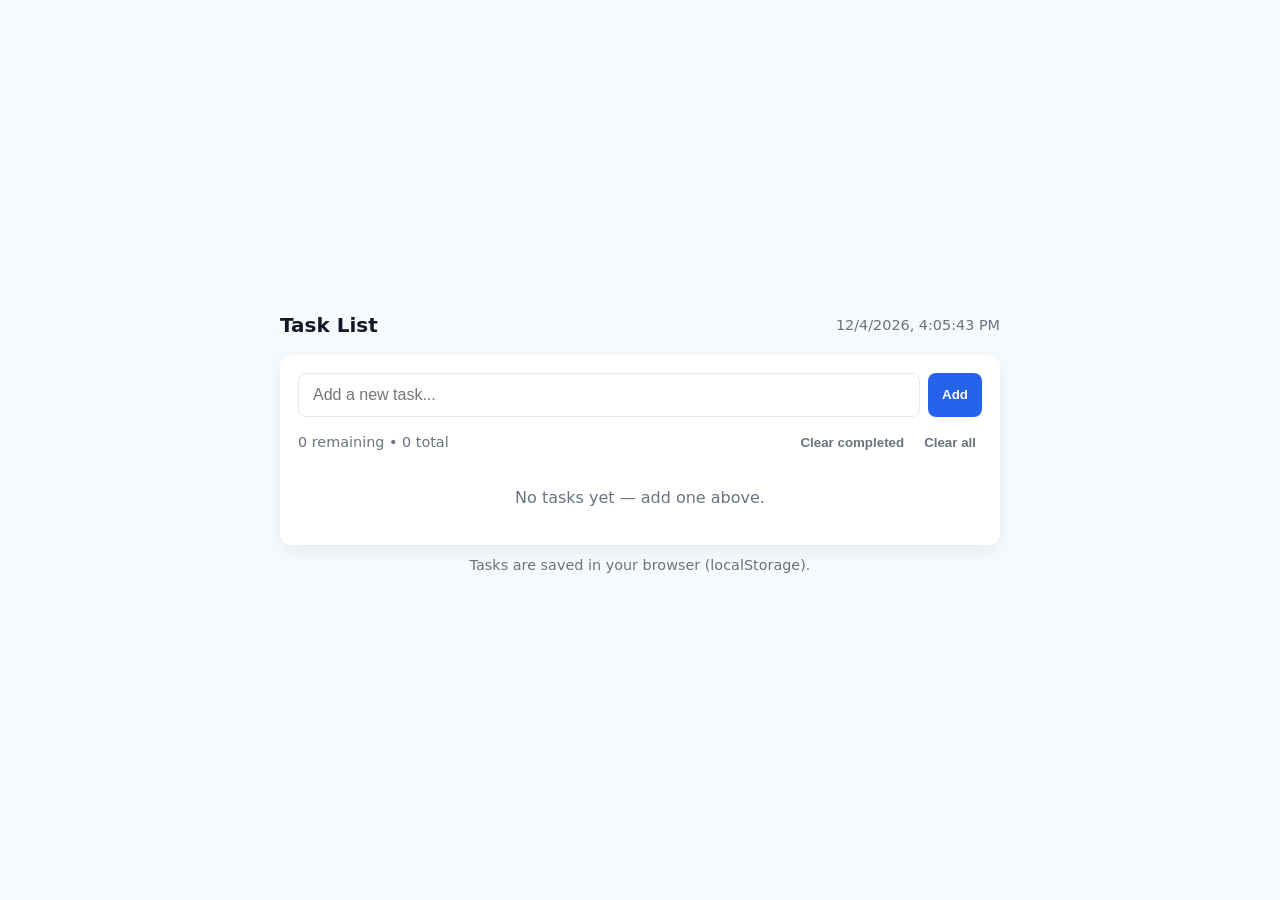
<file: 01-agent-quickstart-todo-app/index.html>
<!doctype html>
<html lang="en">
<head>
  <meta charset="utf-8" />
  <meta name="viewport" content="width=device-width,initial-scale=1" />
  <title>Task List</title>
  <style>
    :root{--bg:#f7fafc;--card:#ffffff;--muted:#6b7280;--accent:#2563eb;--danger:#ef4444}
    *{box-sizing:border-box}
    body{margin:0;font-family:Inter,ui-sans-serif,system-ui,-apple-system,"Segoe UI",Roboto,"Helvetica Neue",Arial;background:var(--bg);color:#111827;display:flex;align-items:center;justify-content:center;min-height:100vh;padding:24px}
    .container{width:100%;max-width:720px}
    header{display:flex;align-items:center;justify-content:space-between;margin-bottom:18px}
    h1{font-size:1.25rem;margin:0}
    .card{background:var(--card);border-radius:12px;box-shadow:0 6px 18px rgba(15,23,42,0.06);padding:18px}
    form{display:flex;gap:8px}
    input[type=text]{flex:1;padding:12px 14px;border:1px solid #e6e9ee;border-radius:8px;font-size:1rem}
    button{background:var(--accent);color:white;border:none;padding:11px 14px;border-radius:8px;font-weight:600;cursor:pointer}
    button:active{transform:translateY(1px)}
    .controls{display:flex;gap:8px;align-items:center}
    .muted{color:var(--muted);font-size:0.9rem}
    ul.tasks{list-style:none;margin:12px 0 0;padding:0;display:flex;flex-direction:column;gap:8px}
    li.task{display:flex;align-items:center;gap:12px;padding:10px;border-radius:8px;border:1px solid #f1f5f9}
    label.task-label{flex:1;display:flex;gap:12px;align-items:center;cursor:pointer}
    .task-text{word-break:break-word}
    .task-text.completed{text-decoration:line-through;color:var(--muted)}
    .task.dragging{opacity:0.5}
    .task.drag-over{box-shadow:0 0 0 3px rgba(37,99,235,0.12);}
    .task.placeholder{height:0;padding:0;margin:4px 0;border-top:2px solid rgba(37,99,235,0.7);background:transparent}
    .task.placeholder + .task{margin-top:0}
    .small-btn{background:transparent;border:0;color:var(--muted);cursor:pointer;padding:6px;border-radius:6px}
    .small-btn:hover{background:rgba(15,23,42,0.04)}
    .delete{color:var(--danger)}
    .meta{display:flex;gap:12px;align-items:center;margin-top:12px}
    .empty{padding:20px;text-align:center;color:var(--muted)}
    @media (max-width:520px){body{padding:12px}.card{padding:14px}button{padding:10px 12px}}
  </style>
</head>
<body>
  <div class="container">
    <header>
      <h1>Task List</h1>
      <div class="muted" id="time">&nbsp;</div>
    </header>

    <section class="card">
      <form id="taskForm" aria-label="Add task">
        <input type="text" id="taskInput" placeholder="Add a new task..." autocomplete="off" required />
        <button type="submit">Add</button>
      </form>

      <div class="meta">
        <div class="muted" id="counts">0 tasks</div>
        <div style="margin-left:auto;display:flex;gap:8px">
          <button class="small-btn" id="clearCompleted">Clear completed</button>
          <button class="small-btn" id="clearAll">Clear all</button>
        </div>
      </div>

      <ul class="tasks" id="tasksList" aria-live="polite"></ul>
      <div id="empty" class="empty" hidden>No tasks yet — add one above.</div>
    </section>

    <p style="text-align:center;margin-top:12px;color:var(--muted);font-size:0.9rem">Tasks are saved in your browser (localStorage).</p>
  </div>

  <script>
    // Simple task list persisted to localStorage
    const STORAGE_KEY = 'taskList.tasks.v1'

    // Utilities
    const $ = (sel) => document.querySelector(sel)
    const taskForm = $('#taskForm')
    const taskInput = $('#taskInput')
    const tasksList = $('#tasksList')
    const counts = $('#counts')
    const empty = $('#empty')
    const clearCompletedBtn = $('#clearCompleted')
    const clearAllBtn = $('#clearAll')
    const timeEl = $('#time')

    function nowText(){
      const d = new Date()
      return d.toLocaleString()
    }
    timeEl.textContent = nowText()
    setInterval(()=>{timeEl.textContent = nowText()}, 60_000)

    function loadTasks(){
      try{
        const raw = localStorage.getItem(STORAGE_KEY)
        if(!raw) return []
        return JSON.parse(raw)
      }catch(e){
        console.error('Failed to load tasks', e)
        return []
      }
    }

    function saveTasks(tasks){
      localStorage.setItem(STORAGE_KEY, JSON.stringify(tasks))
    }

    function uid(){
      return Date.now().toString(36) + Math.random().toString(36).slice(2,8)
    }

    // Placeholder used to show insertion point
    const placeholder = document.createElement('li')
    placeholder.className = 'task placeholder'

    function renderTasks(){
      const tasks = loadTasks()
      tasksList.innerHTML = ''
      if(tasks.length === 0){
        empty.hidden = false
      } else {
        empty.hidden = true
      }

      tasks.forEach(task => {
        const li = document.createElement('li')
        li.className = 'task'
        li.dataset.id = task.id
        li.draggable = true

        li.addEventListener('dragstart', (e) => {
          e.dataTransfer.effectAllowed = 'move'
          try { e.dataTransfer.setData('text/plain', task.id) } catch (err) { /* some browsers may throw */ }
          li.classList.add('dragging')
        })

        li.addEventListener('dragend', () => {
          li.classList.remove('dragging')
          if(placeholder.parentNode) placeholder.parentNode.removeChild(placeholder)
        })

        // compute insert position (before/after) based on cursor Y
        li.addEventListener('dragover', (e) => {
          e.preventDefault()
          const rect = li.getBoundingClientRect()
          const after = (e.clientY - rect.top) > (rect.height / 2)
          if(after){
            if(li.nextSibling !== placeholder) li.parentNode.insertBefore(placeholder, li.nextSibling)
            placeholder.dataset.position = 'after'
            placeholder.dataset.targetId = task.id
          } else {
            if(li.previousSibling !== placeholder) li.parentNode.insertBefore(placeholder, li)
            placeholder.dataset.position = 'before'
            placeholder.dataset.targetId = task.id
          }
        })

        li.addEventListener('dragleave', (e) => {
          // remove placeholder if leaving the list entirely
          const toEl = e.relatedTarget
          if(!toEl || !tasksList.contains(toEl)){
            if(placeholder.parentNode) placeholder.parentNode.removeChild(placeholder)
          }
        })

        li.addEventListener('drop', (e) => {
          e.preventDefault()
          const draggedId = (() => { try { return e.dataTransfer.getData('text/plain') } catch(_) { return null } })()
          if(!draggedId) return
          // determine insertion from the placeholder if present
          let position = null, targetId = null
          if(placeholder.parentNode){
            position = placeholder.dataset.position
            targetId = placeholder.dataset.targetId
            placeholder.parentNode.removeChild(placeholder)
          }
          reorderTasks(draggedId, targetId, position)
        })

        const label = document.createElement('label')
        label.className = 'task-label'

        const checkbox = document.createElement('input')
        checkbox.type = 'checkbox'
        checkbox.checked = !!task.completed
        checkbox.setAttribute('aria-label', 'Mark task complete')
        checkbox.addEventListener('change', () => toggleComplete(task.id))

        const text = document.createElement('span')
        text.className = 'task-text' + (task.completed ? ' completed' : '')
        text.textContent = task.text

        label.appendChild(checkbox)
        label.appendChild(text)

        const buttons = document.createElement('div')

        const del = document.createElement('button')
        del.className = 'small-btn delete'
        del.title = 'Delete task'
        del.setAttribute('aria-label', 'Delete task')
        del.innerHTML = 'Delete'
        del.addEventListener('click', () => deleteTask(task.id))

        buttons.appendChild(del)

        li.appendChild(label)
        li.appendChild(buttons)
        tasksList.appendChild(li)
      })

      updateCounts()
    }

    function updateCounts(){
      const tasks = loadTasks()
      const total = tasks.length
      const remaining = tasks.filter(t=>!t.completed).length
      counts.textContent = `${remaining} remaining • ${total} total`
    }

    function addTask(text){
      if(!text || !text.trim()) return
      const tasks = loadTasks()
      const task = {id: uid(), text: text.trim(), completed: false, createdAt: Date.now()}
      tasks.unshift(task)
      saveTasks(tasks)
      renderTasks()
      taskInput.value = ''
      taskInput.focus()
    }

    function toggleComplete(id){
      const tasks = loadTasks()
      const idx = tasks.findIndex(t=>t.id===id)
      if(idx === -1) return
      tasks[idx].completed = !tasks[idx].completed
      saveTasks(tasks)
      renderTasks()
    }

    function deleteTask(id){
      if(!confirm('Delete this task?')) return
      const tasks = loadTasks().filter(t=>t.id !== id)
      saveTasks(tasks)
      renderTasks()
    }

    function clearCompleted(){
      if(!confirm('Remove all completed tasks?')) return
      const tasks = loadTasks().filter(t=>!t.completed)
      saveTasks(tasks)
      renderTasks()
    }

    function clearAll(){
      if(!confirm('Clear all tasks?')) return
      saveTasks([])
      renderTasks()
    }

    function reorderTasks(draggedId, targetId, position = 'before'){
      const tasks = loadTasks()
      const from = tasks.findIndex(t=>t.id===draggedId)
      if(from === -1) return
      const [item] = tasks.splice(from,1)
      if(!targetId){
        // append to end
        tasks.push(item)
      } else {
        const to = tasks.findIndex(t=>t.id===targetId)
        const insertIndex = to === -1 ? tasks.length : (position === 'after' ? to + 1 : to)
        tasks.splice(insertIndex, 0, item)
      }
      saveTasks(tasks)
      renderTasks()
    }

    // Event bindings
    taskForm.addEventListener('submit', (e) => {
      e.preventDefault()
      addTask(taskInput.value)
    })

    taskInput.addEventListener('keydown', (e) => {
      if(e.key === 'Escape') taskInput.value = ''
    })

    clearCompletedBtn.addEventListener('click', clearCompleted)
    clearAllBtn.addEventListener('click', clearAll)

    // allow dropping on empty list/container to append
    tasksList.addEventListener('dragover', (e) => {
      e.preventDefault()
      // if list is empty or hovering past the last item, show placeholder at end
      const rect = tasksList.getBoundingClientRect()
      const appendAtEnd = e.clientY > rect.bottom - 10
      if(appendAtEnd){
        if(tasksList.lastElementChild !== placeholder) tasksList.appendChild(placeholder)
        placeholder.dataset.position = 'after'
        placeholder.dataset.targetId = ''
      }
    })

    tasksList.addEventListener('drop', (e) => {
      e.preventDefault()
      const draggedId = (() => { try { return e.dataTransfer.getData('text/plain') } catch(_) { return null } })()
      if(!draggedId) return
      if(placeholder.parentNode){
        const position = placeholder.dataset.position
        const targetId = placeholder.dataset.targetId || null
        placeholder.parentNode.removeChild(placeholder)
        reorderTasks(draggedId, targetId, position)
      } else {
        // no placeholder — append
        reorderTasks(draggedId, null, 'after')
      }
    })

    // Initial render
    renderTasks()

    // Expose for console debugging
    window.taskList = {loadTasks, saveTasks, renderTasks, addTask, reorderTasks}
  </script>
</body>
</html>
</file>
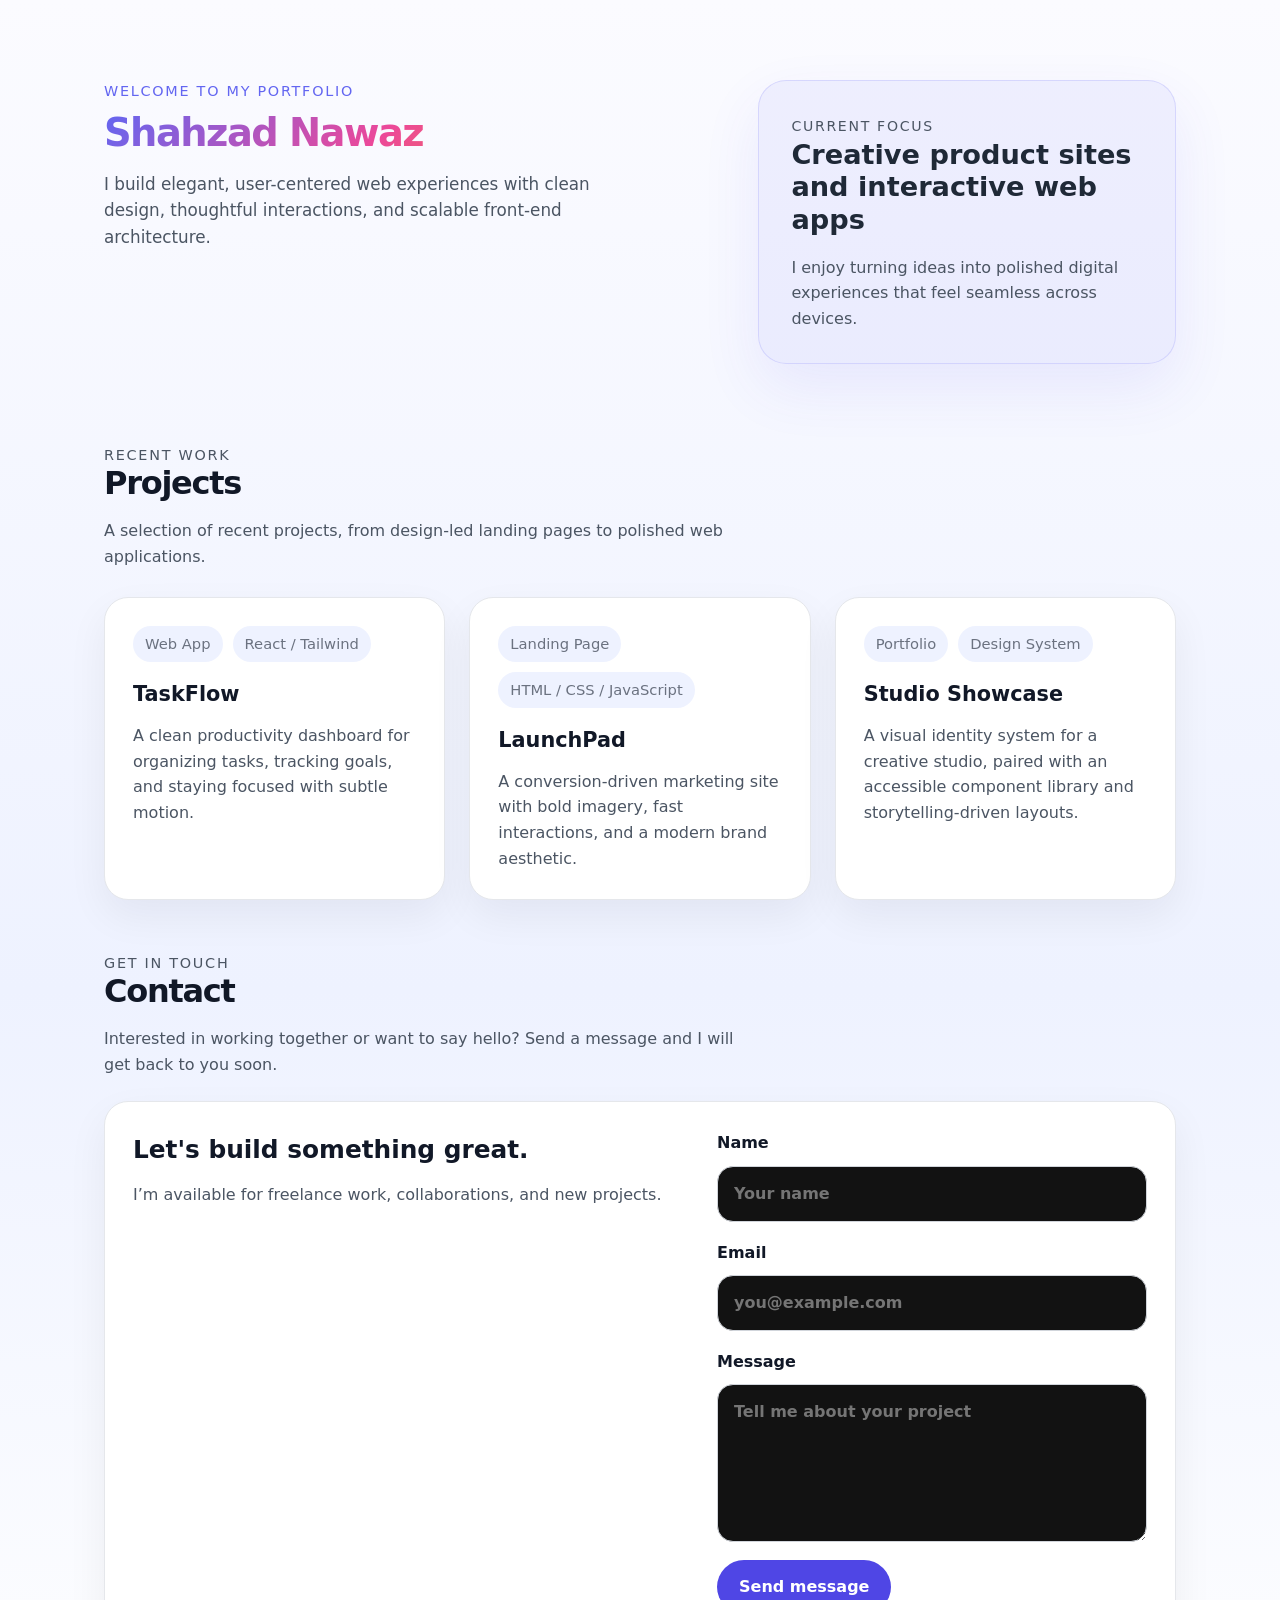
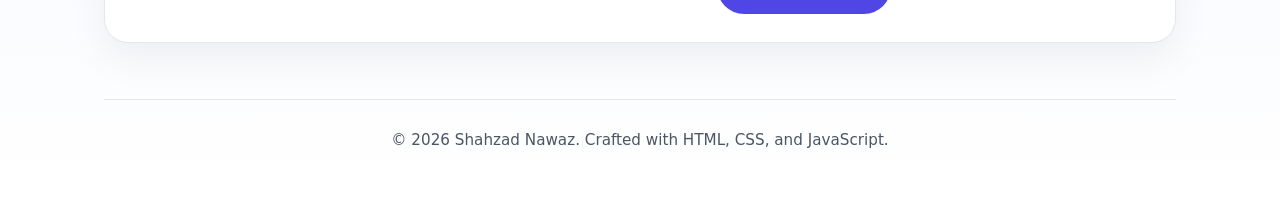
<file: 02-personal-portfolio/index.html>
<!DOCTYPE html>
<html lang="en">
  <head>
    <meta charset="UTF-8" />
    <meta name="viewport" content="width=device-width, initial-scale=1.0" />
    <title>Personal Portfolio</title>
    <link rel="stylesheet" href="style.css" />
  </head>
  <body>
    <div class="page-shell">
      <header class="site-header">
        <div class="header-content">
          <div>
            <p class="eyebrow">Welcome to my portfolio</p>
            <h1>Shahzad Nawaz</h1>
            <p class="bio">
              I build elegant, user-centered web experiences with clean design,
              thoughtful interactions, and scalable front-end architecture.
            </p>
          </div>
          <div class="hero-card">
            <p class="hero-label">Current focus</p>
            <h2>Creative product sites and interactive web apps</h2>
            <p>
              I enjoy turning ideas into polished digital experiences that feel
              seamless across devices.
            </p>
          </div>
        </div>
      </header>

      <main>
        <section class="section projects" id="projects">
          <div class="section-header">
            <p class="eyebrow">Recent Work</p>
            <h2>Projects</h2>
            <p>
              A selection of recent projects, from design-led landing pages to
              polished web applications.
            </p>
          </div>

          <div class="project-grid">
            <article class="project-card">
              <div class="project-meta">
                <span>Web App</span>
                <span>React / Tailwind</span>
              </div>
              <h3>TaskFlow</h3>
              <p>
                A clean productivity dashboard for organizing tasks, tracking
                goals, and staying focused with subtle motion.
              </p>
            </article>

            <article class="project-card">
              <div class="project-meta">
                <span>Landing Page</span>
                <span>HTML / CSS / JavaScript</span>
              </div>
              <h3>LaunchPad</h3>
              <p>
                A conversion-driven marketing site with bold imagery, fast
                interactions, and a modern brand aesthetic.
              </p>
            </article>

            <article class="project-card">
              <div class="project-meta">
                <span>Portfolio</span>
                <span>Design System</span>
              </div>
              <h3>Studio Showcase</h3>
              <p>
                A visual identity system for a creative studio, paired with an
                accessible component library and storytelling-driven layouts.
              </p>
            </article>
          </div>
        </section>

        <section class="section contact" id="contact">
          <div class="section-header">
            <p class="eyebrow">Get in touch</p>
            <h2>Contact</h2>
            <p>
              Interested in working together or want to say hello? Send a message
              and I will get back to you soon.
            </p>
          </div>

          <div class="contact-card">
            <div>
              <h3>Let's build something great.</h3>
              <p>
                I’m available for freelance work, collaborations, and new
                projects.
              </p>
            </div>
            <form id="contact-form">
              <label>
                Name
                <input type="text" name="name" required placeholder="Your name" />
              </label>
              <label>
                Email
                <input type="email" name="email" required placeholder="you@example.com" />
              </label>
              <label>
                Message
                <textarea name="message" rows="5" required placeholder="Tell me about your project"></textarea>
              </label>
              <button type="submit">Send message</button>
            </form>
          </div>
        </section>
      </main>

      <footer class="site-footer">
        <p>&copy; <span id="year"></span> Shahzad Nawaz. Crafted with HTML, CSS, and JavaScript.</p>
      </footer>
    </div>

    <script src="script.js"></script>
  </body>
</html>
</file>
<file: 02-personal-portfolio/style.css>
:root {
  color-scheme: dark;
  font-family: Inter, system-ui, -apple-system, BlinkMacSystemFont, "Segoe UI", sans-serif;
  font-size: 16px;
  line-height: 1.6;
  color: #111827;
  background-color: #f8fafc;
  accent-color: #4f46e5;
}

* {
  box-sizing: border-box;
}

html {
  scroll-behavior: smooth;
}

body {
  margin: 0;
  min-height: 100vh;
  background: linear-gradient(180deg, #fbfbff 0%, #eef2ff 55%, #ffffff 100%);
}

button,
input,
textarea {
  font: inherit;
}

.page-shell {
  max-width: 1120px;
  margin: 0 auto;
  padding: 32px 24px 48px;
}

.site-header {
  padding: 48px 0 28px;
}

.header-content {
  display: grid;
  gap: 28px;
  align-items: start;
  grid-template-columns: minmax(0, 1.5fr) minmax(300px, 1fr);
}

.eyebrow {
  margin: 0 0 10px;
  color: #6366f1;
  font-size: 0.9rem;
  letter-spacing: 0.12em;
  text-transform: uppercase;
}

.site-header h1,
.section-header h2 {
  margin: 0 0 18px;
  font-size: clamp(2.2rem, 3vw, 3.4rem);
  line-height: 1.03;
  letter-spacing: -0.04em;
}

.site-header h1 {
  font-family: inherit;
  background: linear-gradient(135deg, #6366f1 0%, #ec4899 45%, #f59e0b 100%);
  -webkit-background-clip: text;
  -webkit-text-fill-color: transparent;
  background-clip: text;
  color: transparent;
}

.bio,
.section-header p,
.hero-card p,
.project-card p,
.contact-card p,
.site-footer p {
  margin: 0;
  color: #4b5563;
}

.bio {
  max-width: 50ch;
  font-size: 1.05rem;
}

.hero-card {
  padding: 32px;
  border-radius: 28px;
  background: rgba(99, 102, 241, 0.08);
  border: 1px solid rgba(99, 102, 241, 0.18);
  box-shadow: 0 24px 60px rgba(79, 70, 229, 0.09);
}

.hero-label {
  margin: 0 0 10px;
  display: inline-flex;
  color: #4338ca;
  font-size: 0.88rem;
  letter-spacing: 0.12em;
  text-transform: uppercase;
}

.hero-card h2 {
  margin: 0 0 18px;
  font-size: 1.7rem;
  line-height: 1.2;
  color: #1f2937;
}

.section {
  margin-top: 52px;
}

.section-header {
  max-width: 40rem;
}

.section-header h2 {
  font-size: clamp(2rem, 2.4vw, 2.8rem);
  color: #111827;
}

.project-grid {
  display: grid;
  gap: 24px;
  grid-template-columns: repeat(auto-fit, minmax(220px, 1fr));
  margin-top: 28px;
}

.project-card,
.contact-card {
  background: #ffffff;
  border-radius: 24px;
  border: 1px solid #e5e7eb;
  box-shadow: 0 16px 40px rgba(15, 23, 42, 0.06);
  padding: 28px;
}

.project-meta {
  display: flex;
  flex-wrap: wrap;
  gap: 10px;
  margin-bottom: 16px;
  color: #6b7280;
  font-size: 0.92rem;
}

.project-meta span {
  padding: 6px 12px;
  border-radius: 999px;
  background: #eef2ff;
}

.project-card h3 {
  margin: 0 0 12px;
  font-size: 1.3rem;
  color: #111827;
}

.contact-card {
  display: grid;
  gap: 28px;
  grid-template-columns: minmax(0, 1fr) minmax(320px, 430px);
  align-items: stretch;
  margin-top: 24px;
}

.contact-card h3 {
  margin: 0 0 12px;
  font-size: 1.55rem;
}

.contact-card label {
  display: grid;
  gap: 10px;
  margin-bottom: 18px;
  font-weight: 600;
  color: #111827;
}

.contact-card input,
.contact-card textarea {
  width: 100%;
  border: 1px solid #d1d5db;
  border-radius: 16px;
  padding: 14px 16px;
  outline: none;
  transition: border-color 0.2s ease, box-shadow 0.2s ease;
}

.contact-card input:focus,
.contact-card textarea:focus {
  border-color: #4f46e5;
  box-shadow: 0 0 0 4px rgba(99, 102, 241, 0.12);
}

.contact-card button {
  display: inline-flex;
  align-items: center;
  justify-content: center;
  gap: 10px;
  padding: 14px 22px;
  border: none;
  border-radius: 999px;
  background: #4f46e5;
  color: #ffffff;
  font-weight: 700;
  cursor: pointer;
  transition: transform 0.2s ease, background 0.2s ease;
}

.contact-card button:hover {
  background: #4338ca;
  transform: translateY(-1px);
}

.site-footer {
  margin-top: 56px;
  padding-top: 28px;
  border-top: 1px solid #e5e7eb;
}

.site-footer p {
  text-align: center;
  font-size: 0.95rem;
}

@media (max-width: 860px) {
  .header-content,
  .contact-card {
    grid-template-columns: 1fr;
  }
}

@media (max-width: 640px) {
  .page-shell {
    padding: 24px 16px 32px;
  }

  .site-header {
    padding-top: 32px;
  }

  .project-card,
  .contact-card {
    padding: 22px;
  }
}
</file>
